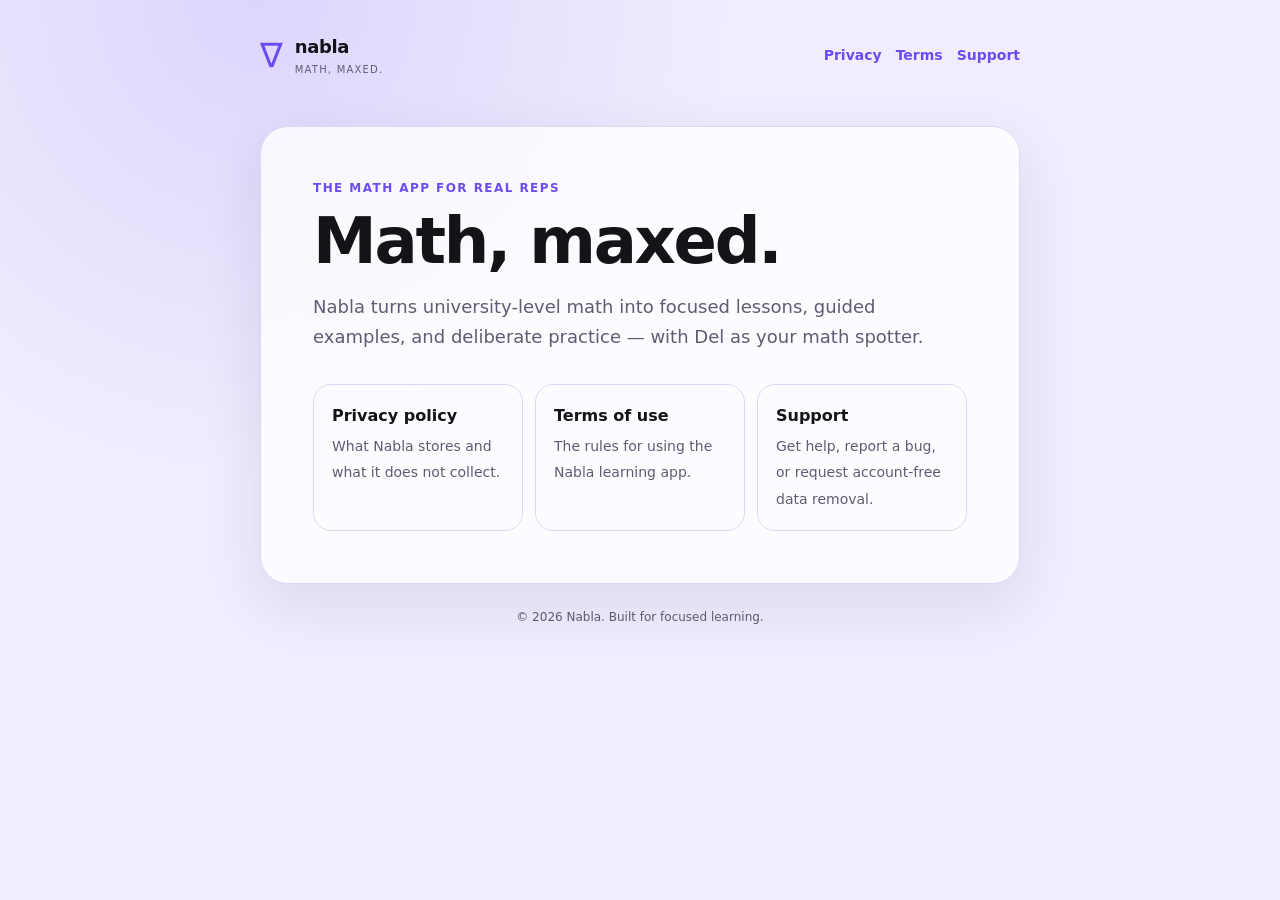
<file: index.html>
<!doctype html>
<html lang="en">
<head>
  <meta charset="utf-8">
  <meta name="viewport" content="width=device-width, initial-scale=1">
  <meta name="description" content="Official legal and support hub for Nabla — Math, maxed.">
  <title>Nabla — Math, maxed.</title>
  <link rel="stylesheet" href="styles.css">
</head>
<body>
  <div class="shell">
    <header>
      <a class="brand" href="./"><span class="mark">∇</span><span><strong>nabla</strong><small>MATH, MAXED.</small></span></a>
      <nav><a href="privacy.html">Privacy</a><a href="terms.html">Terms</a><a href="support.html">Support</a></nav>
    </header>
    <main>
      <p class="eyebrow">THE MATH APP FOR REAL REPS</p>
      <h1>Math, maxed.</h1>
      <p class="lead">Nabla turns university-level math into focused lessons, guided examples, and deliberate practice — with Del as your math spotter.</p>
      <div class="cards">
        <a class="card" href="privacy.html"><strong>Privacy policy</strong><span>What Nabla stores and what it does not collect.</span></a>
        <a class="card" href="terms.html"><strong>Terms of use</strong><span>The rules for using the Nabla learning app.</span></a>
        <a class="card" href="support.html"><strong>Support</strong><span>Get help, report a bug, or request account-free data removal.</span></a>
      </div>
    </main>
    <footer>© 2026 Nabla. Built for focused learning.</footer>
  </div>
</body>
</html>
</file>
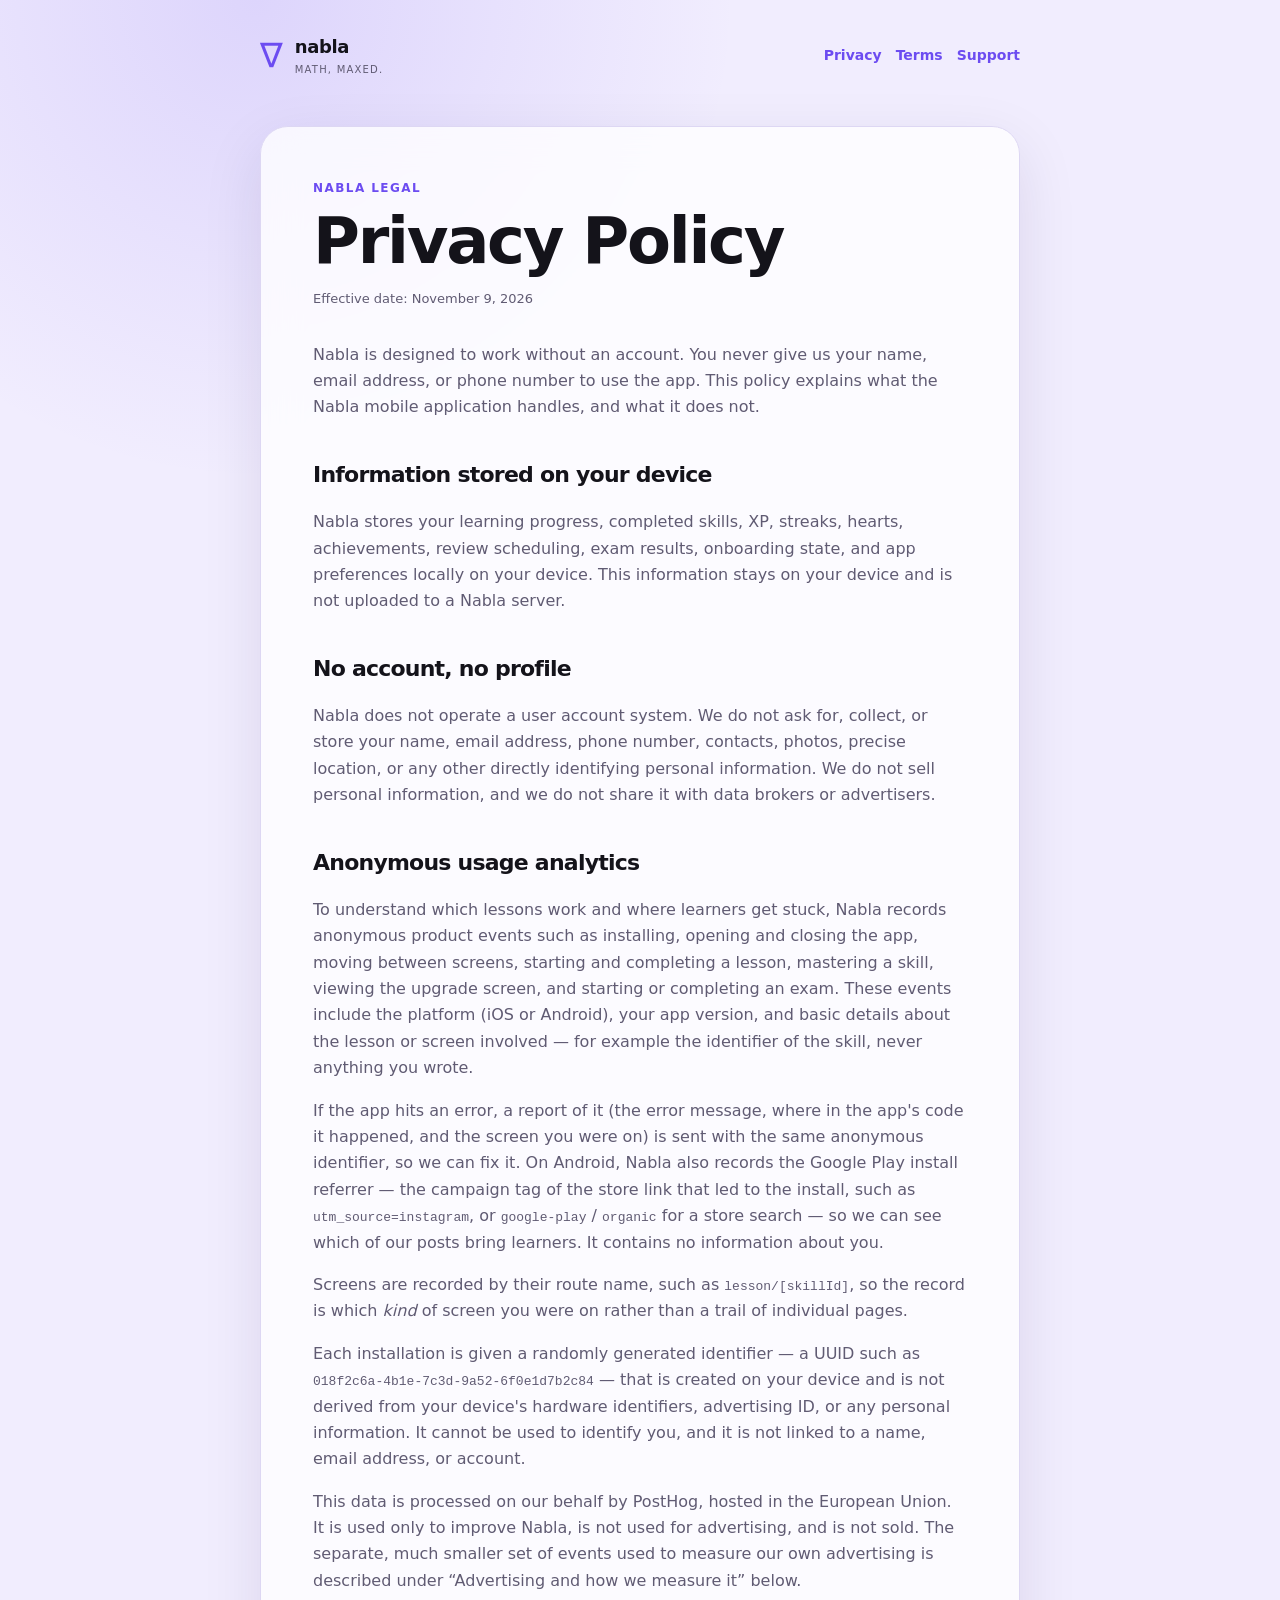
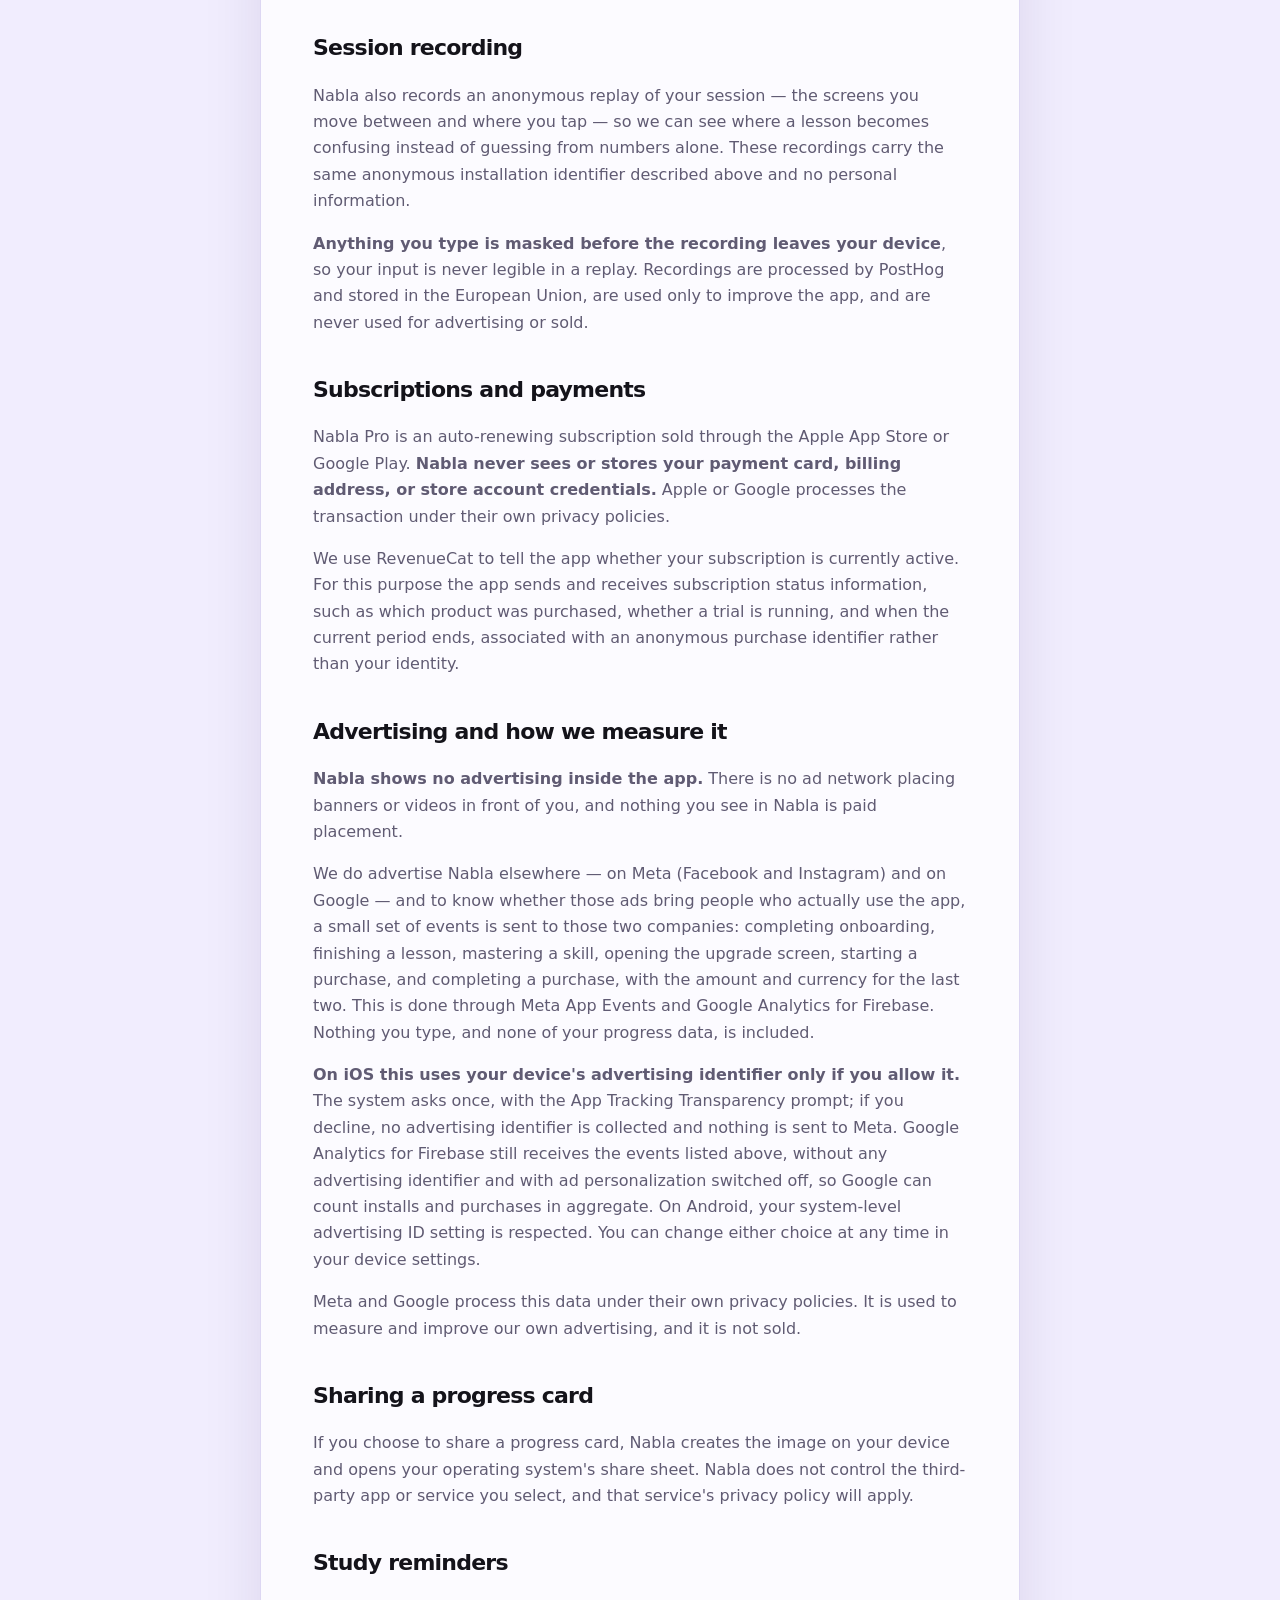
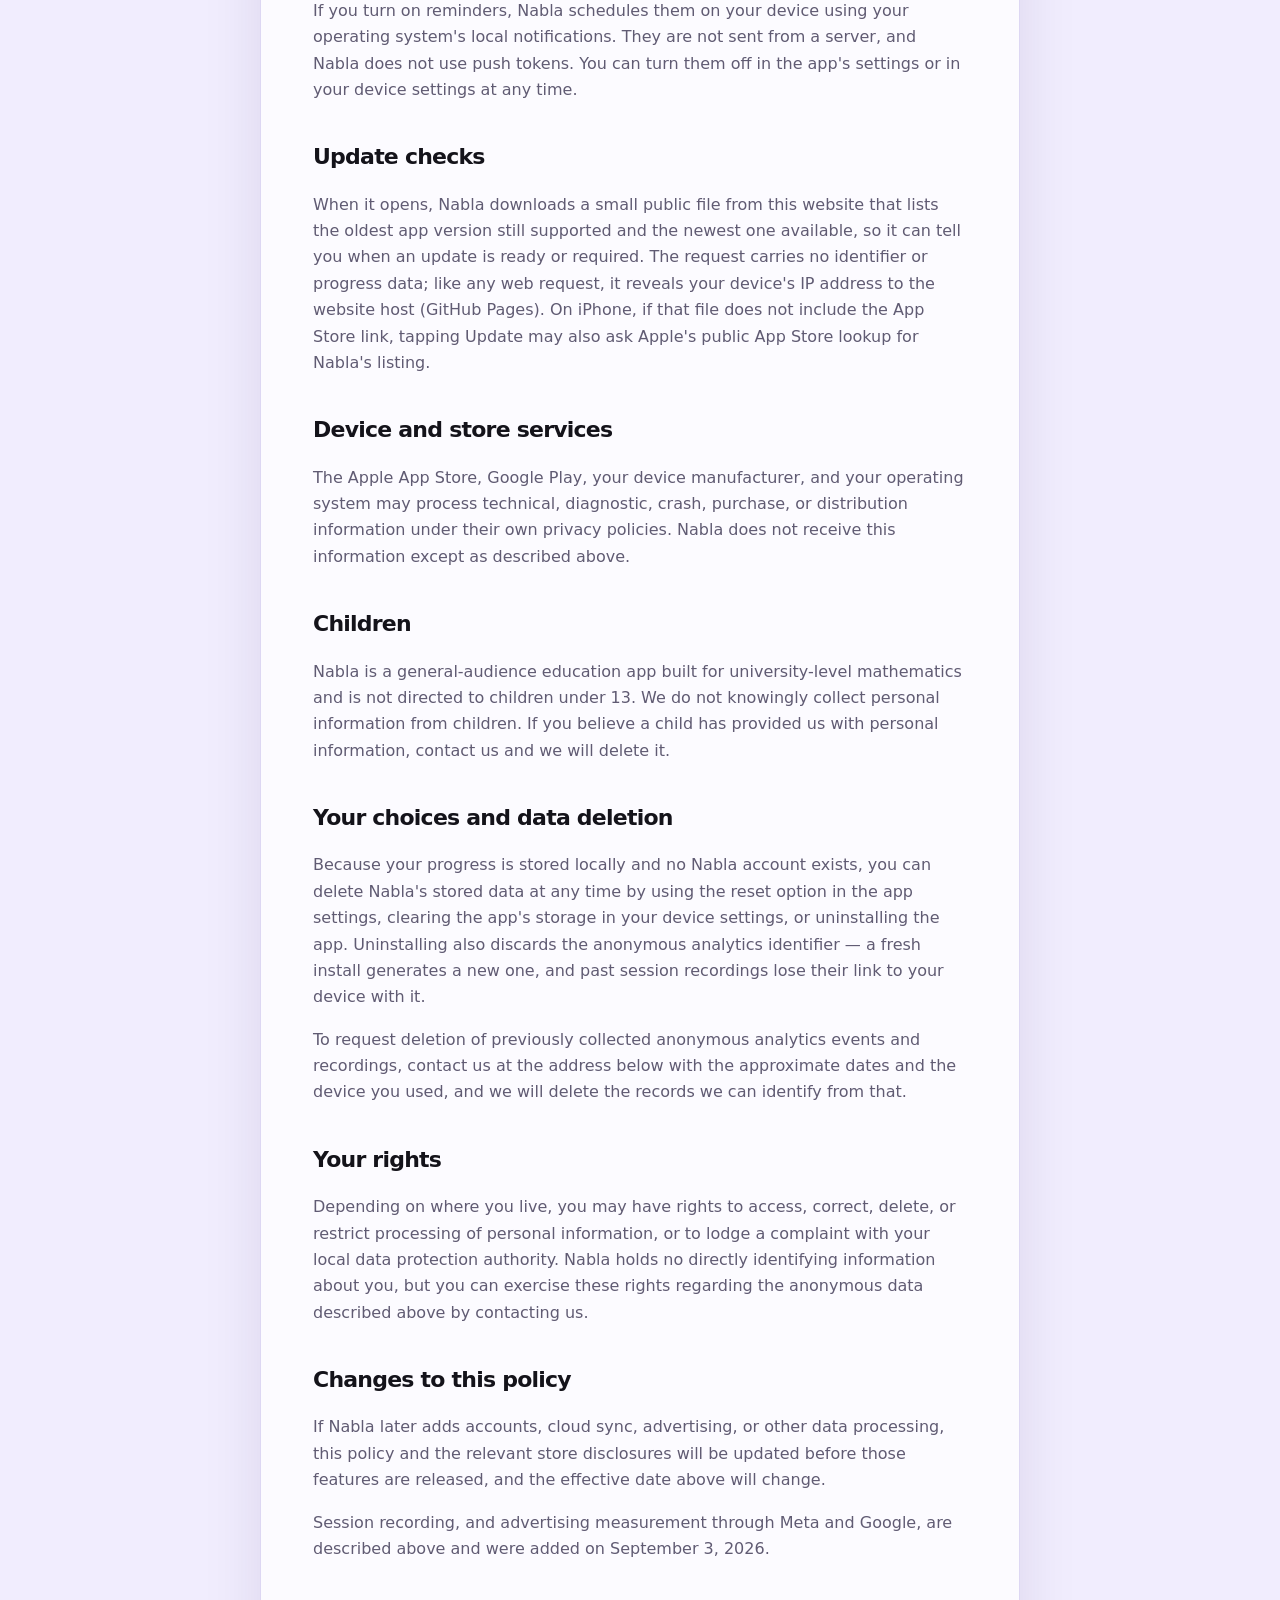
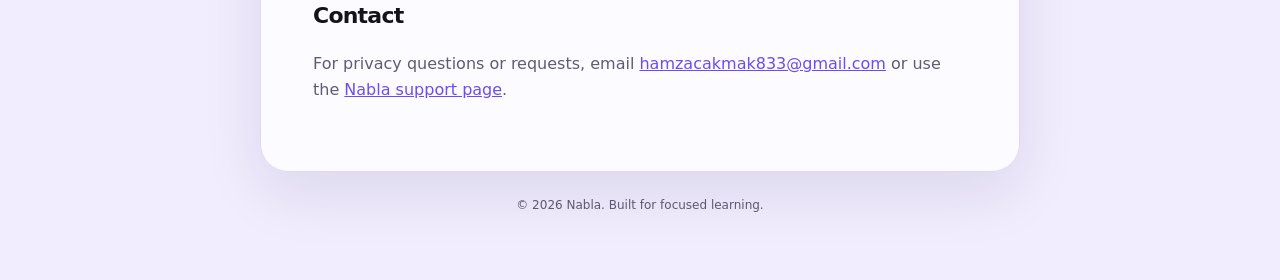
<file: privacy.html>
<!doctype html>
<html lang="en">
<head>
  <meta charset="utf-8">
  <meta name="viewport" content="width=device-width, initial-scale=1">
  <meta name="description" content="Nabla privacy policy.">
  <title>Privacy Policy — Nabla</title>
  <link rel="stylesheet" href="styles.css">
</head>
<body>
  <div class="shell">
    <header>
      <a class="brand" href="./"><span class="mark">∇</span><span><strong>nabla</strong><small>MATH, MAXED.</small></span></a>
      <nav><a href="privacy.html">Privacy</a><a href="terms.html">Terms</a><a href="support.html">Support</a></nav>
    </header>
    <main>
      <p class="eyebrow">NABLA LEGAL</p>
      <h1>Privacy Policy</h1>
      <p class="meta">Effective date: November 9, 2026</p>
      <p>Nabla is designed to work without an account. You never give us your name, email address, or phone number to use the app. This policy explains what the Nabla mobile application handles, and what it does not.</p>

      <h2>Information stored on your device</h2>
      <p>Nabla stores your learning progress, completed skills, XP, streaks, hearts, achievements, review scheduling, exam results, onboarding state, and app preferences locally on your device. This information stays on your device and is not uploaded to a Nabla server.</p>

      <h2>No account, no profile</h2>
      <p>Nabla does not operate a user account system. We do not ask for, collect, or store your name, email address, phone number, contacts, photos, precise location, or any other directly identifying personal information. We do not sell personal information, and we do not share it with data brokers or advertisers.</p>

      <h2>Anonymous usage analytics</h2>
      <p>To understand which lessons work and where learners get stuck, Nabla records anonymous product events such as installing, opening and closing the app, moving between screens, starting and completing a lesson, mastering a skill, viewing the upgrade screen, and starting or completing an exam. These events include the platform (iOS or Android), your app version, and basic details about the lesson or screen involved &mdash; for example the identifier of the skill, never anything you wrote.</p>
      <p>If the app hits an error, a report of it (the error message, where in the app's code it happened, and the screen you were on) is sent with the same anonymous identifier, so we can fix it. On Android, Nabla also records the Google Play install referrer &mdash; the campaign tag of the store link that led to the install, such as <code>utm_source=instagram</code>, or <code>google-play</code> / <code>organic</code> for a store search &mdash; so we can see which of our posts bring learners. It contains no information about you.</p>
      <p>Screens are recorded by their route name, such as <code>lesson/[skillId]</code>, so the record is which <em>kind</em> of screen you were on rather than a trail of individual pages.</p>
      <p>Each installation is given a randomly generated identifier &mdash; a UUID such as <code>018f2c6a-4b1e-7c3d-9a52-6f0e1d7b2c84</code> &mdash; that is created on your device and is not derived from your device's hardware identifiers, advertising ID, or any personal information. It cannot be used to identify you, and it is not linked to a name, email address, or account.</p>
      <p>This data is processed on our behalf by PostHog, hosted in the European Union. It is used only to improve Nabla, is not used for advertising, and is not sold. The separate, much smaller set of events used to measure our own advertising is described under &ldquo;Advertising and how we measure it&rdquo; below.</p>

      <h2>Session recording</h2>
      <p>Nabla also records an anonymous replay of your session &mdash; the screens you move between and where you tap &mdash; so we can see where a lesson becomes confusing instead of guessing from numbers alone. These recordings carry the same anonymous installation identifier described above and no personal information.</p>
      <p><strong>Anything you type is masked before the recording leaves your device</strong>, so your input is never legible in a replay. Recordings are processed by PostHog and stored in the European Union, are used only to improve the app, and are never used for advertising or sold.</p>

      <h2>Subscriptions and payments</h2>
      <p>Nabla Pro is an auto-renewing subscription sold through the Apple App Store or Google Play. <strong>Nabla never sees or stores your payment card, billing address, or store account credentials.</strong> Apple or Google processes the transaction under their own privacy policies.</p>
      <p>We use RevenueCat to tell the app whether your subscription is currently active. For this purpose the app sends and receives subscription status information, such as which product was purchased, whether a trial is running, and when the current period ends, associated with an anonymous purchase identifier rather than your identity.</p>

      <h2>Advertising and how we measure it</h2>
      <p><strong>Nabla shows no advertising inside the app.</strong> There is no ad network placing banners or videos in front of you, and nothing you see in Nabla is paid placement.</p>
      <p>We do advertise Nabla elsewhere &mdash; on Meta (Facebook and Instagram) and on Google &mdash; and to know whether those ads bring people who actually use the app, a small set of events is sent to those two companies: completing onboarding, finishing a lesson, mastering a skill, opening the upgrade screen, starting a purchase, and completing a purchase, with the amount and currency for the last two. This is done through Meta App Events and Google Analytics for Firebase. Nothing you type, and none of your progress data, is included.</p>
      <p><strong>On iOS this uses your device's advertising identifier only if you allow it.</strong> The system asks once, with the App Tracking Transparency prompt; if you decline, no advertising identifier is collected and nothing is sent to Meta. Google Analytics for Firebase still receives the events listed above, without any advertising identifier and with ad personalization switched off, so Google can count installs and purchases in aggregate. On Android, your system-level advertising ID setting is respected. You can change either choice at any time in your device settings.</p>
      <p>Meta and Google process this data under their own privacy policies. It is used to measure and improve our own advertising, and it is not sold.</p>

      <h2>Sharing a progress card</h2>
      <p>If you choose to share a progress card, Nabla creates the image on your device and opens your operating system's share sheet. Nabla does not control the third-party app or service you select, and that service's privacy policy will apply.</p>

      <h2>Study reminders</h2>
      <p>If you turn on reminders, Nabla schedules them on your device using your operating system's local notifications. They are not sent from a server, and Nabla does not use push tokens. You can turn them off in the app's settings or in your device settings at any time.</p>

      <h2>Update checks</h2>
      <p>When it opens, Nabla downloads a small public file from this website that lists the oldest app version still supported and the newest one available, so it can tell you when an update is ready or required. The request carries no identifier or progress data; like any web request, it reveals your device's IP address to the website host (GitHub Pages). On iPhone, if that file does not include the App Store link, tapping Update may also ask Apple's public App Store lookup for Nabla's listing.</p>

      <h2>Device and store services</h2>
      <p>The Apple App Store, Google Play, your device manufacturer, and your operating system may process technical, diagnostic, crash, purchase, or distribution information under their own privacy policies. Nabla does not receive this information except as described above.</p>

      <h2>Children</h2>
      <p>Nabla is a general-audience education app built for university-level mathematics and is not directed to children under 13. We do not knowingly collect personal information from children. If you believe a child has provided us with personal information, contact us and we will delete it.</p>

      <h2>Your choices and data deletion</h2>
      <p>Because your progress is stored locally and no Nabla account exists, you can delete Nabla's stored data at any time by using the reset option in the app settings, clearing the app's storage in your device settings, or uninstalling the app. Uninstalling also discards the anonymous analytics identifier &mdash; a fresh install generates a new one, and past session recordings lose their link to your device with it.</p>
      <p>To request deletion of previously collected anonymous analytics events and recordings, contact us at the address below with the approximate dates and the device you used, and we will delete the records we can identify from that.</p>

      <h2>Your rights</h2>
      <p>Depending on where you live, you may have rights to access, correct, delete, or restrict processing of personal information, or to lodge a complaint with your local data protection authority. Nabla holds no directly identifying information about you, but you can exercise these rights regarding the anonymous data described above by contacting us.</p>

      <h2>Changes to this policy</h2>
      <p>If Nabla later adds accounts, cloud sync, advertising, or other data processing, this policy and the relevant store disclosures will be updated before those features are released, and the effective date above will change.</p>
      <p>Session recording, and advertising measurement through Meta and Google, are described above and were added on September 3, 2026.</p>

      <h2>Contact</h2>
      <p>For privacy questions or requests, email <a href="mailto:hamzacakmak833@gmail.com">hamzacakmak833@gmail.com</a> or use the <a href="support.html">Nabla support page</a>.</p>
    </main>
    <footer>© 2026 Nabla. Built for focused learning.</footer>
  </div>
</body>
</html>
</file>
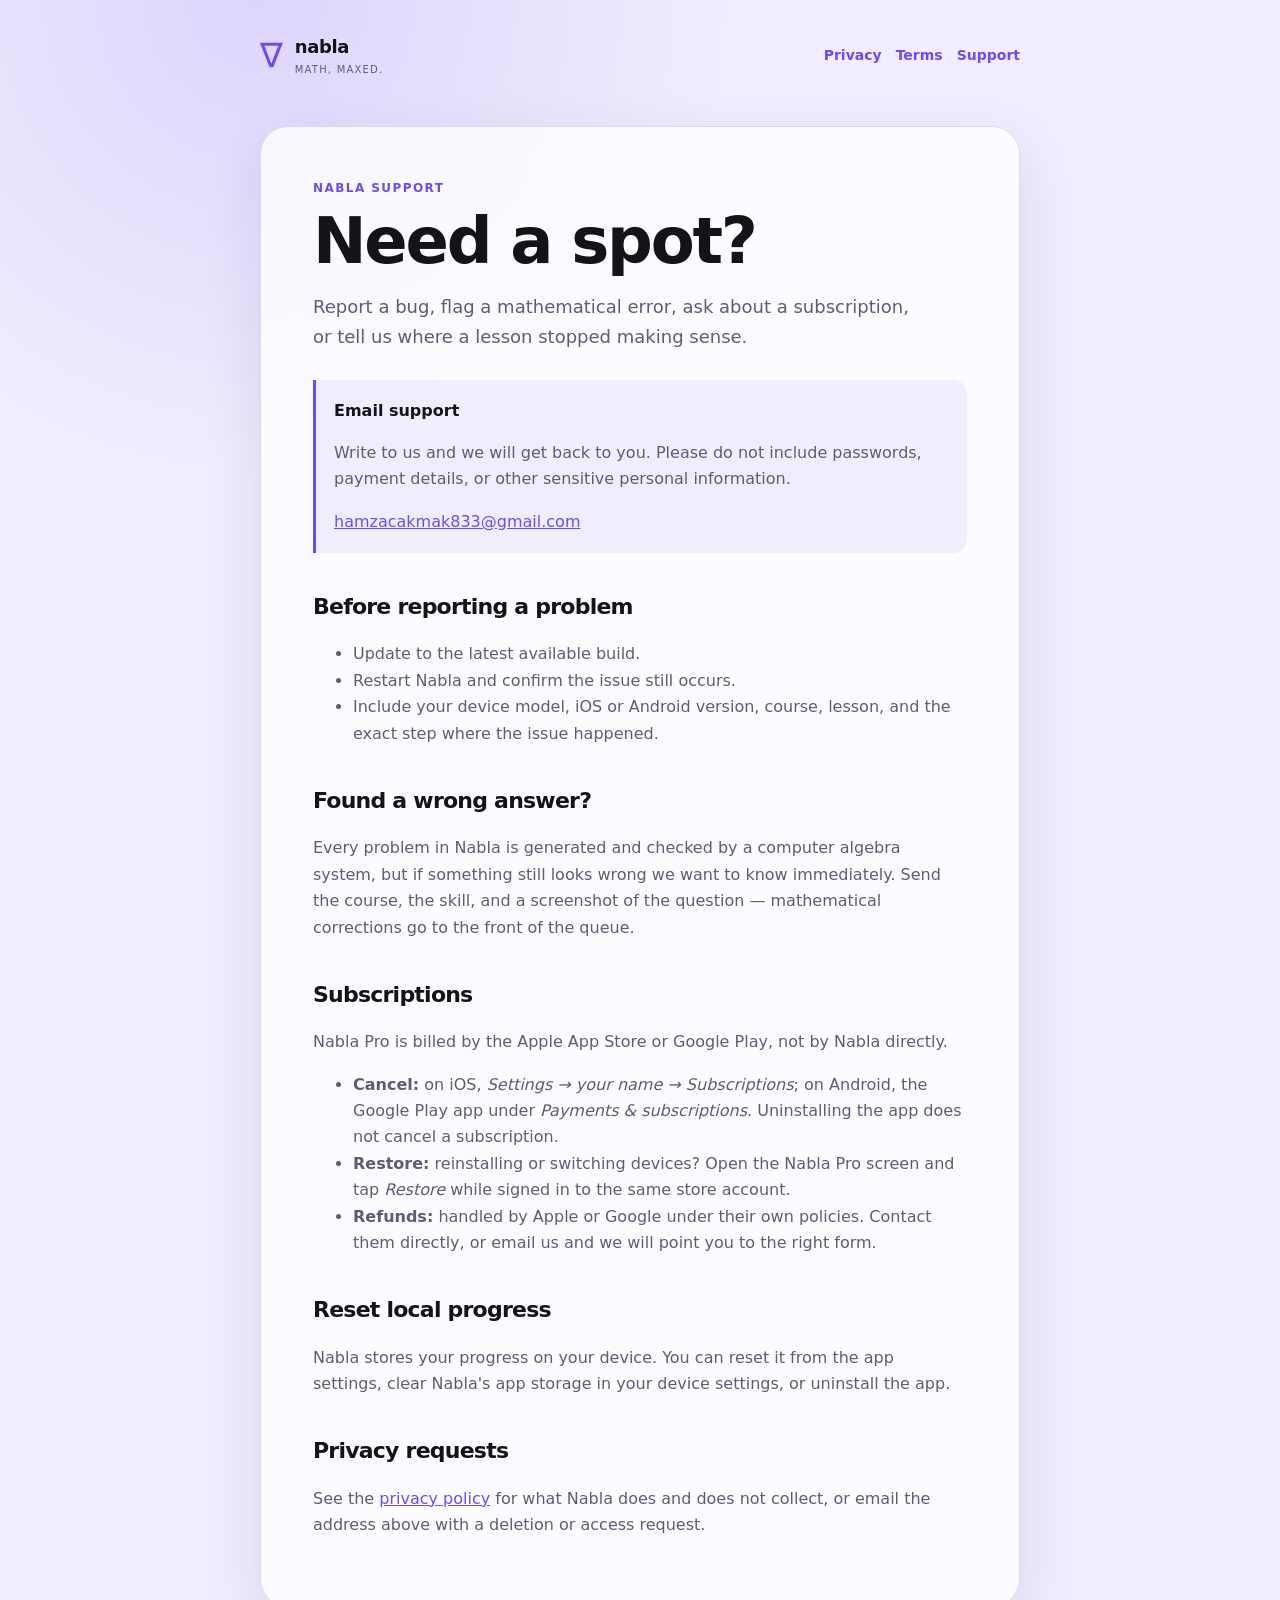
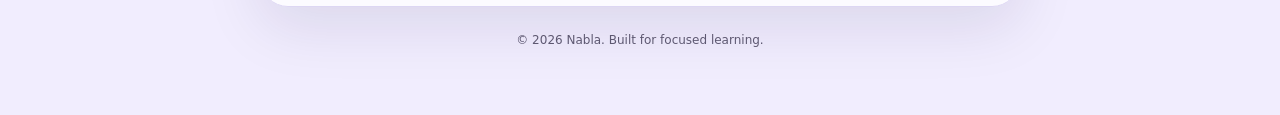
<file: support.html>
<!doctype html>
<html lang="en">
<head>
  <meta charset="utf-8">
  <meta name="viewport" content="width=device-width, initial-scale=1">
  <meta name="description" content="Get help with Nabla.">
  <title>Support — Nabla</title>
  <link rel="stylesheet" href="styles.css">
</head>
<body>
  <div class="shell">
    <header>
      <a class="brand" href="./"><span class="mark">∇</span><span><strong>nabla</strong><small>MATH, MAXED.</small></span></a>
      <nav><a href="privacy.html">Privacy</a><a href="terms.html">Terms</a><a href="support.html">Support</a></nav>
    </header>
    <main>
      <p class="eyebrow">NABLA SUPPORT</p>
      <h1>Need a spot?</h1>
      <p class="lead">Report a bug, flag a mathematical error, ask about a subscription, or tell us where a lesson stopped making sense.</p>

      <div class="callout">
        <strong>Email support</strong>
        <p>Write to us and we will get back to you. Please do not include passwords, payment details, or other sensitive personal information.</p>
        <a href="mailto:hamzacakmak833@gmail.com">hamzacakmak833@gmail.com</a>
      </div>

      <h2>Before reporting a problem</h2>
      <ul>
        <li>Update to the latest available build.</li>
        <li>Restart Nabla and confirm the issue still occurs.</li>
        <li>Include your device model, iOS or Android version, course, lesson, and the exact step where the issue happened.</li>
      </ul>

      <h2>Found a wrong answer?</h2>
      <p>Every problem in Nabla is generated and checked by a computer algebra system, but if something still looks wrong we want to know immediately. Send the course, the skill, and a screenshot of the question — mathematical corrections go to the front of the queue.</p>

      <h2>Subscriptions</h2>
      <p>Nabla Pro is billed by the Apple App Store or Google Play, not by Nabla directly.</p>
      <ul>
        <li><strong>Cancel:</strong> on iOS, <em>Settings → your name → Subscriptions</em>; on Android, the Google Play app under <em>Payments &amp; subscriptions</em>. Uninstalling the app does not cancel a subscription.</li>
        <li><strong>Restore:</strong> reinstalling or switching devices? Open the Nabla Pro screen and tap <em>Restore</em> while signed in to the same store account.</li>
        <li><strong>Refunds:</strong> handled by Apple or Google under their own policies. Contact them directly, or email us and we will point you to the right form.</li>
      </ul>

      <h2>Reset local progress</h2>
      <p>Nabla stores your progress on your device. You can reset it from the app settings, clear Nabla's app storage in your device settings, or uninstall the app.</p>

      <h2>Privacy requests</h2>
      <p>See the <a href="privacy.html">privacy policy</a> for what Nabla does and does not collect, or email the address above with a deletion or access request.</p>
    </main>
    <footer>© 2026 Nabla. Built for focused learning.</footer>
  </div>
</body>
</html>
</file>
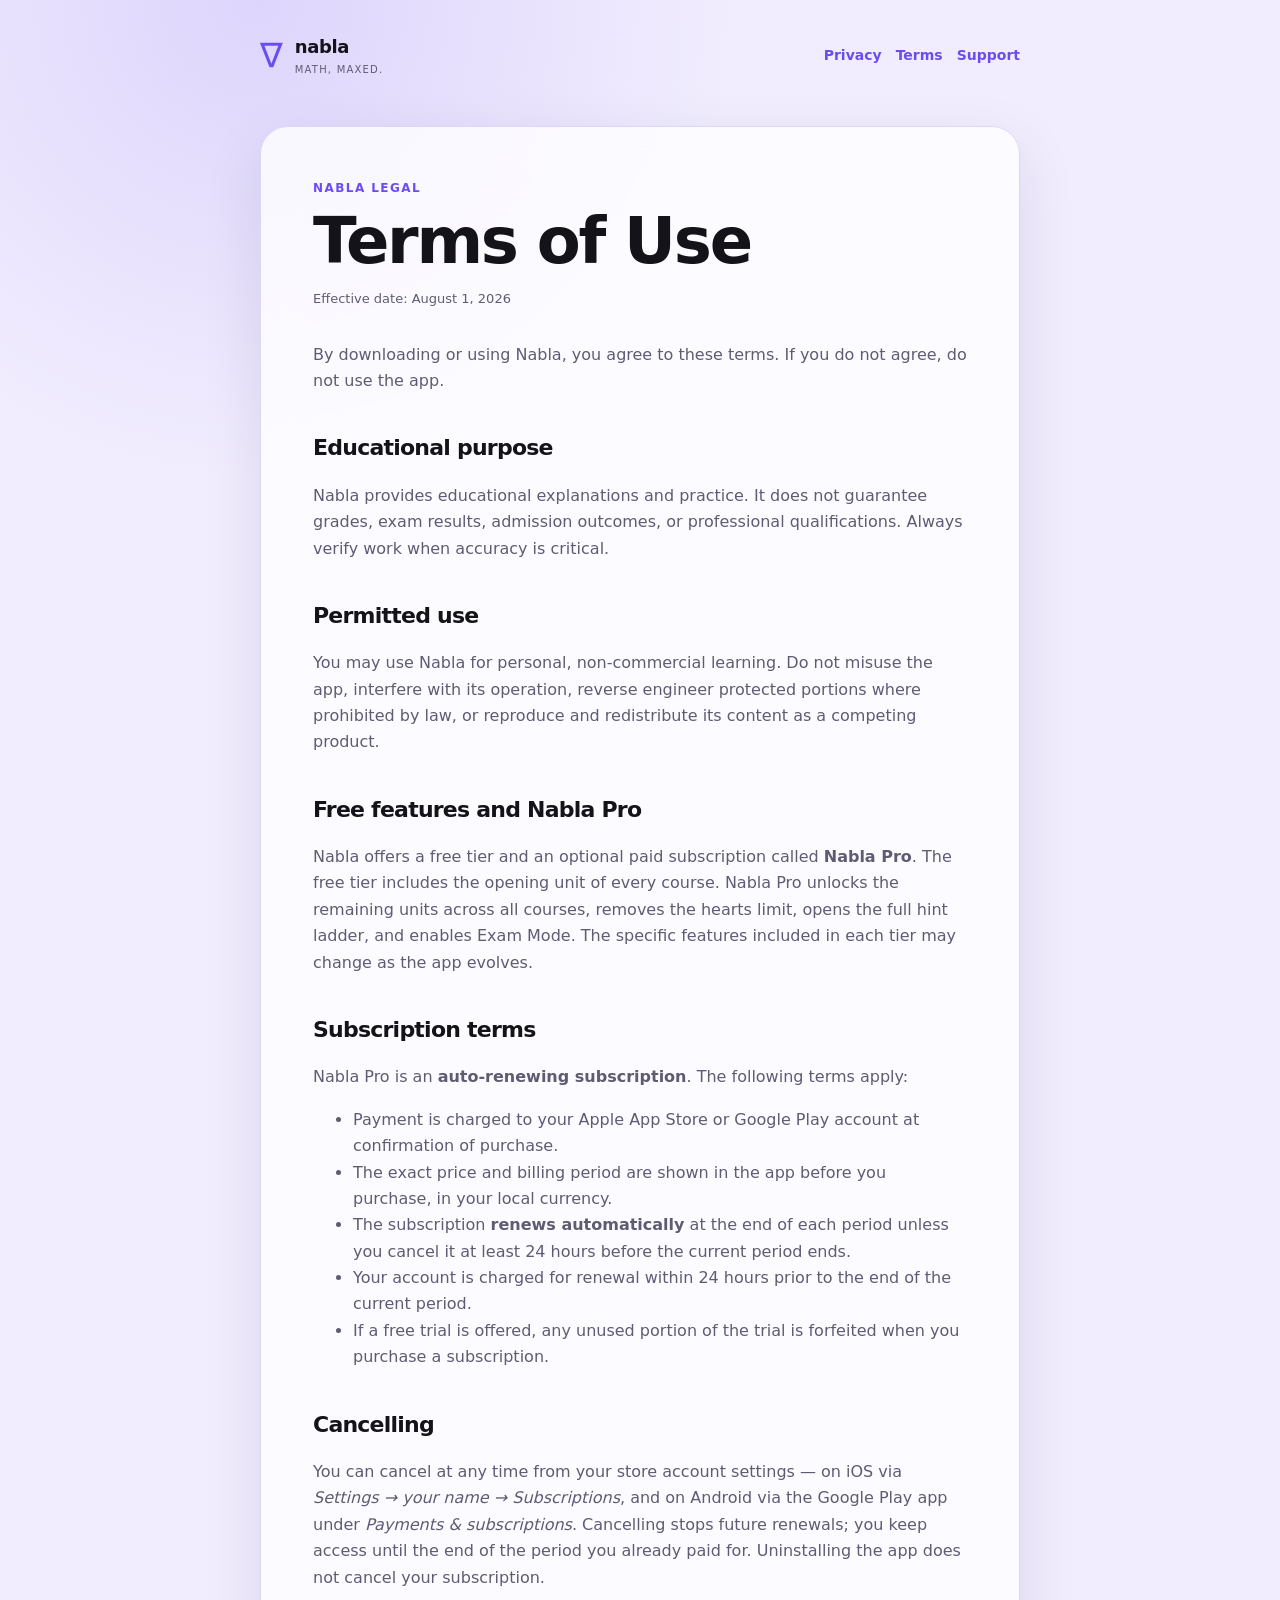
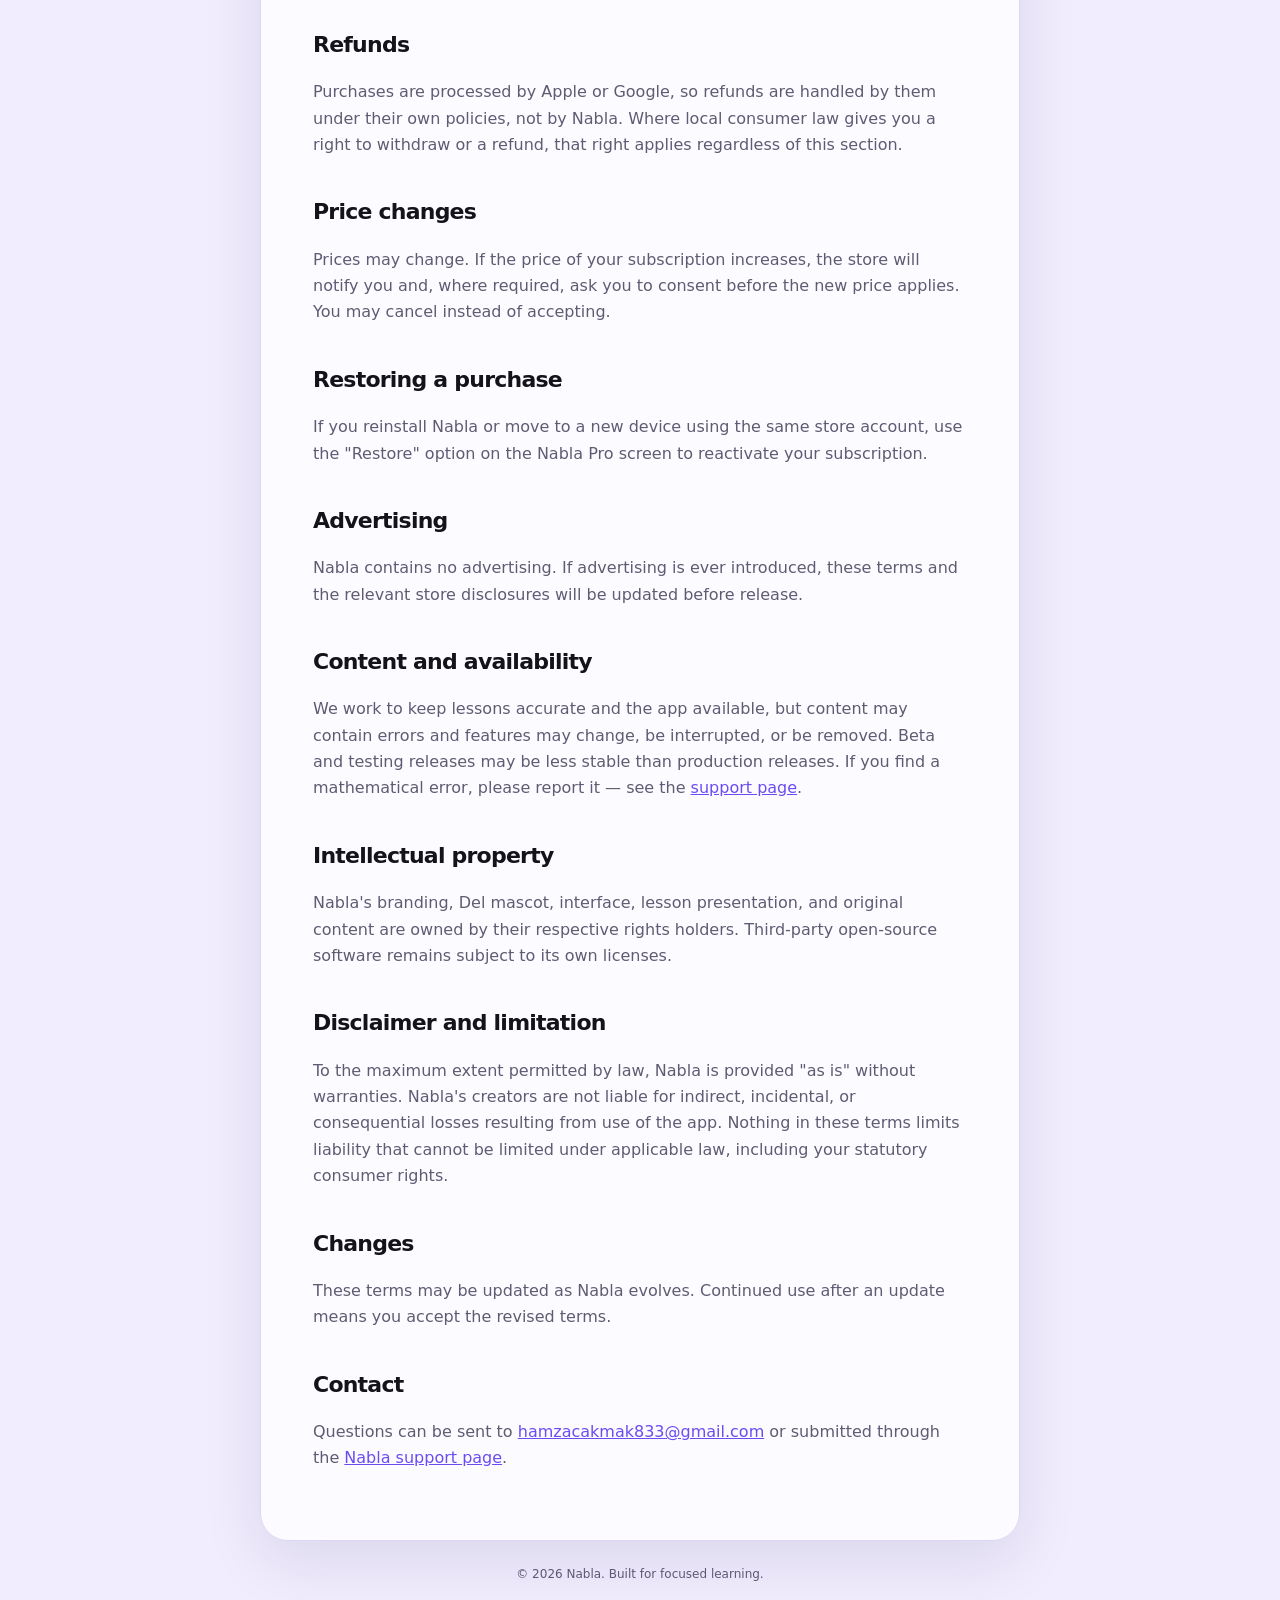
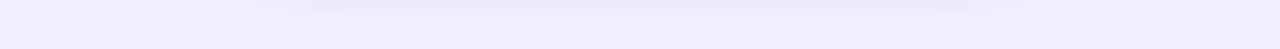
<file: terms.html>
<!doctype html>
<html lang="en">
<head>
  <meta charset="utf-8">
  <meta name="viewport" content="width=device-width, initial-scale=1">
  <meta name="description" content="Nabla terms of use.">
  <title>Terms of Use — Nabla</title>
  <link rel="stylesheet" href="styles.css">
</head>
<body>
  <div class="shell">
    <header>
      <a class="brand" href="./"><span class="mark">∇</span><span><strong>nabla</strong><small>MATH, MAXED.</small></span></a>
      <nav><a href="privacy.html">Privacy</a><a href="terms.html">Terms</a><a href="support.html">Support</a></nav>
    </header>
    <main>
      <p class="eyebrow">NABLA LEGAL</p>
      <h1>Terms of Use</h1>
      <p class="meta">Effective date: August 1, 2026</p>
      <p>By downloading or using Nabla, you agree to these terms. If you do not agree, do not use the app.</p>

      <h2>Educational purpose</h2>
      <p>Nabla provides educational explanations and practice. It does not guarantee grades, exam results, admission outcomes, or professional qualifications. Always verify work when accuracy is critical.</p>

      <h2>Permitted use</h2>
      <p>You may use Nabla for personal, non-commercial learning. Do not misuse the app, interfere with its operation, reverse engineer protected portions where prohibited by law, or reproduce and redistribute its content as a competing product.</p>

      <h2>Free features and Nabla Pro</h2>
      <p>Nabla offers a free tier and an optional paid subscription called <strong>Nabla Pro</strong>. The free tier includes the opening unit of every course. Nabla Pro unlocks the remaining units across all courses, removes the hearts limit, opens the full hint ladder, and enables Exam Mode. The specific features included in each tier may change as the app evolves.</p>

      <h2>Subscription terms</h2>
      <p>Nabla Pro is an <strong>auto-renewing subscription</strong>. The following terms apply:</p>
      <ul>
        <li>Payment is charged to your Apple App Store or Google Play account at confirmation of purchase.</li>
        <li>The exact price and billing period are shown in the app before you purchase, in your local currency.</li>
        <li>The subscription <strong>renews automatically</strong> at the end of each period unless you cancel it at least 24 hours before the current period ends.</li>
        <li>Your account is charged for renewal within 24 hours prior to the end of the current period.</li>
        <li>If a free trial is offered, any unused portion of the trial is forfeited when you purchase a subscription.</li>
      </ul>

      <h2>Cancelling</h2>
      <p>You can cancel at any time from your store account settings — on iOS via <em>Settings → your name → Subscriptions</em>, and on Android via the Google Play app under <em>Payments &amp; subscriptions</em>. Cancelling stops future renewals; you keep access until the end of the period you already paid for. Uninstalling the app does not cancel your subscription.</p>

      <h2>Refunds</h2>
      <p>Purchases are processed by Apple or Google, so refunds are handled by them under their own policies, not by Nabla. Where local consumer law gives you a right to withdraw or a refund, that right applies regardless of this section.</p>

      <h2>Price changes</h2>
      <p>Prices may change. If the price of your subscription increases, the store will notify you and, where required, ask you to consent before the new price applies. You may cancel instead of accepting.</p>

      <h2>Restoring a purchase</h2>
      <p>If you reinstall Nabla or move to a new device using the same store account, use the "Restore" option on the Nabla Pro screen to reactivate your subscription.</p>

      <h2>Advertising</h2>
      <p>Nabla contains no advertising. If advertising is ever introduced, these terms and the relevant store disclosures will be updated before release.</p>

      <h2>Content and availability</h2>
      <p>We work to keep lessons accurate and the app available, but content may contain errors and features may change, be interrupted, or be removed. Beta and testing releases may be less stable than production releases. If you find a mathematical error, please report it — see the <a href="support.html">support page</a>.</p>

      <h2>Intellectual property</h2>
      <p>Nabla's branding, Del mascot, interface, lesson presentation, and original content are owned by their respective rights holders. Third-party open-source software remains subject to its own licenses.</p>

      <h2>Disclaimer and limitation</h2>
      <p>To the maximum extent permitted by law, Nabla is provided "as is" without warranties. Nabla's creators are not liable for indirect, incidental, or consequential losses resulting from use of the app. Nothing in these terms limits liability that cannot be limited under applicable law, including your statutory consumer rights.</p>

      <h2>Changes</h2>
      <p>These terms may be updated as Nabla evolves. Continued use after an update means you accept the revised terms.</p>

      <h2>Contact</h2>
      <p>Questions can be sent to <a href="mailto:hamzacakmak833@gmail.com">hamzacakmak833@gmail.com</a> or submitted through the <a href="support.html">Nabla support page</a>.</p>
    </main>
    <footer>© 2026 Nabla. Built for focused learning.</footer>
  </div>
</body>
</html>
</file>
<file: styles.css>
:root {
  color-scheme: light dark;
  --bg: #f1edfe;
  --surface: rgba(255, 255, 255, 0.78);
  --text: #14131a;
  --muted: #605b73;
  --border: #ddd7f3;
  --violet: #6c4cf1;
  --blue: #3b7bf5;
  --cyan: #22c8e6;
}

@media (prefers-color-scheme: dark) {
  :root {
    --bg: #0e0d14;
    --surface: rgba(23, 22, 31, 0.9);
    --text: #f5f4fa;
    --muted: #b4afc7;
    --border: #2a2836;
  }
}

* { box-sizing: border-box; }

body {
  margin: 0;
  min-height: 100vh;
  background:
    radial-gradient(circle at 20% 0%, rgba(108, 76, 241, 0.15), transparent 30rem),
    var(--bg);
  color: var(--text);
  font-family: Inter, ui-sans-serif, system-ui, -apple-system, BlinkMacSystemFont, "Segoe UI", sans-serif;
  line-height: 1.65;
}

.shell { width: min(760px, calc(100% - 32px)); margin: 0 auto; padding: 32px 0 64px; }

header {
  display: flex;
  align-items: center;
  justify-content: space-between;
  gap: 16px;
  margin-bottom: 48px;
}

.brand { display: flex; align-items: center; gap: 12px; color: var(--text); text-decoration: none; }
.mark { font-size: 34px; line-height: 1; color: var(--violet); }
.brand strong { display: block; font-size: 18px; letter-spacing: -0.02em; }
.brand small { display: block; color: var(--muted); font-size: 10px; letter-spacing: 0.12em; }

nav { display: flex; flex-wrap: wrap; justify-content: flex-end; gap: 14px; }
nav a, a { color: var(--violet); }
nav a { font-size: 14px; font-weight: 650; text-decoration: none; }

main {
  padding: clamp(24px, 6vw, 52px);
  border: 1px solid var(--border);
  border-radius: 28px;
  background: var(--surface);
  box-shadow: 0 20px 60px rgba(31, 20, 72, 0.1);
  backdrop-filter: blur(18px);
}

.eyebrow { margin: 0 0 10px; color: var(--violet); font-size: 12px; font-weight: 750; letter-spacing: 0.12em; }
h1, h2 { font-family: "Space Grotesk", Inter, ui-sans-serif, system-ui, sans-serif; letter-spacing: -0.035em; }
h1 { margin: 0; font-size: clamp(38px, 8vw, 64px); line-height: 1.02; }
h2 { margin: 36px 0 8px; font-size: 22px; }
p, li { color: var(--muted); }
.lead { max-width: 620px; margin: 18px 0 0; font-size: 18px; }
.meta { margin: 14px 0 32px; color: var(--muted); font-size: 13px; }
.cards { display: grid; grid-template-columns: repeat(auto-fit, minmax(180px, 1fr)); gap: 12px; margin-top: 32px; }
.card { padding: 18px; border: 1px solid var(--border); border-radius: 18px; color: var(--text); text-decoration: none; }
.card strong { display: block; margin-bottom: 4px; }
.card span { color: var(--muted); font-size: 14px; }
.callout { margin-top: 28px; padding: 18px; border-left: 3px solid var(--violet); border-radius: 0 14px 14px 0; background: rgba(108, 76, 241, 0.08); }
footer { padding: 24px 4px 0; color: var(--muted); font-size: 12px; text-align: center; }

@media (max-width: 620px) {
  header { align-items: flex-start; flex-direction: column; margin-bottom: 28px; }
  nav { justify-content: flex-start; }
}
</file>
